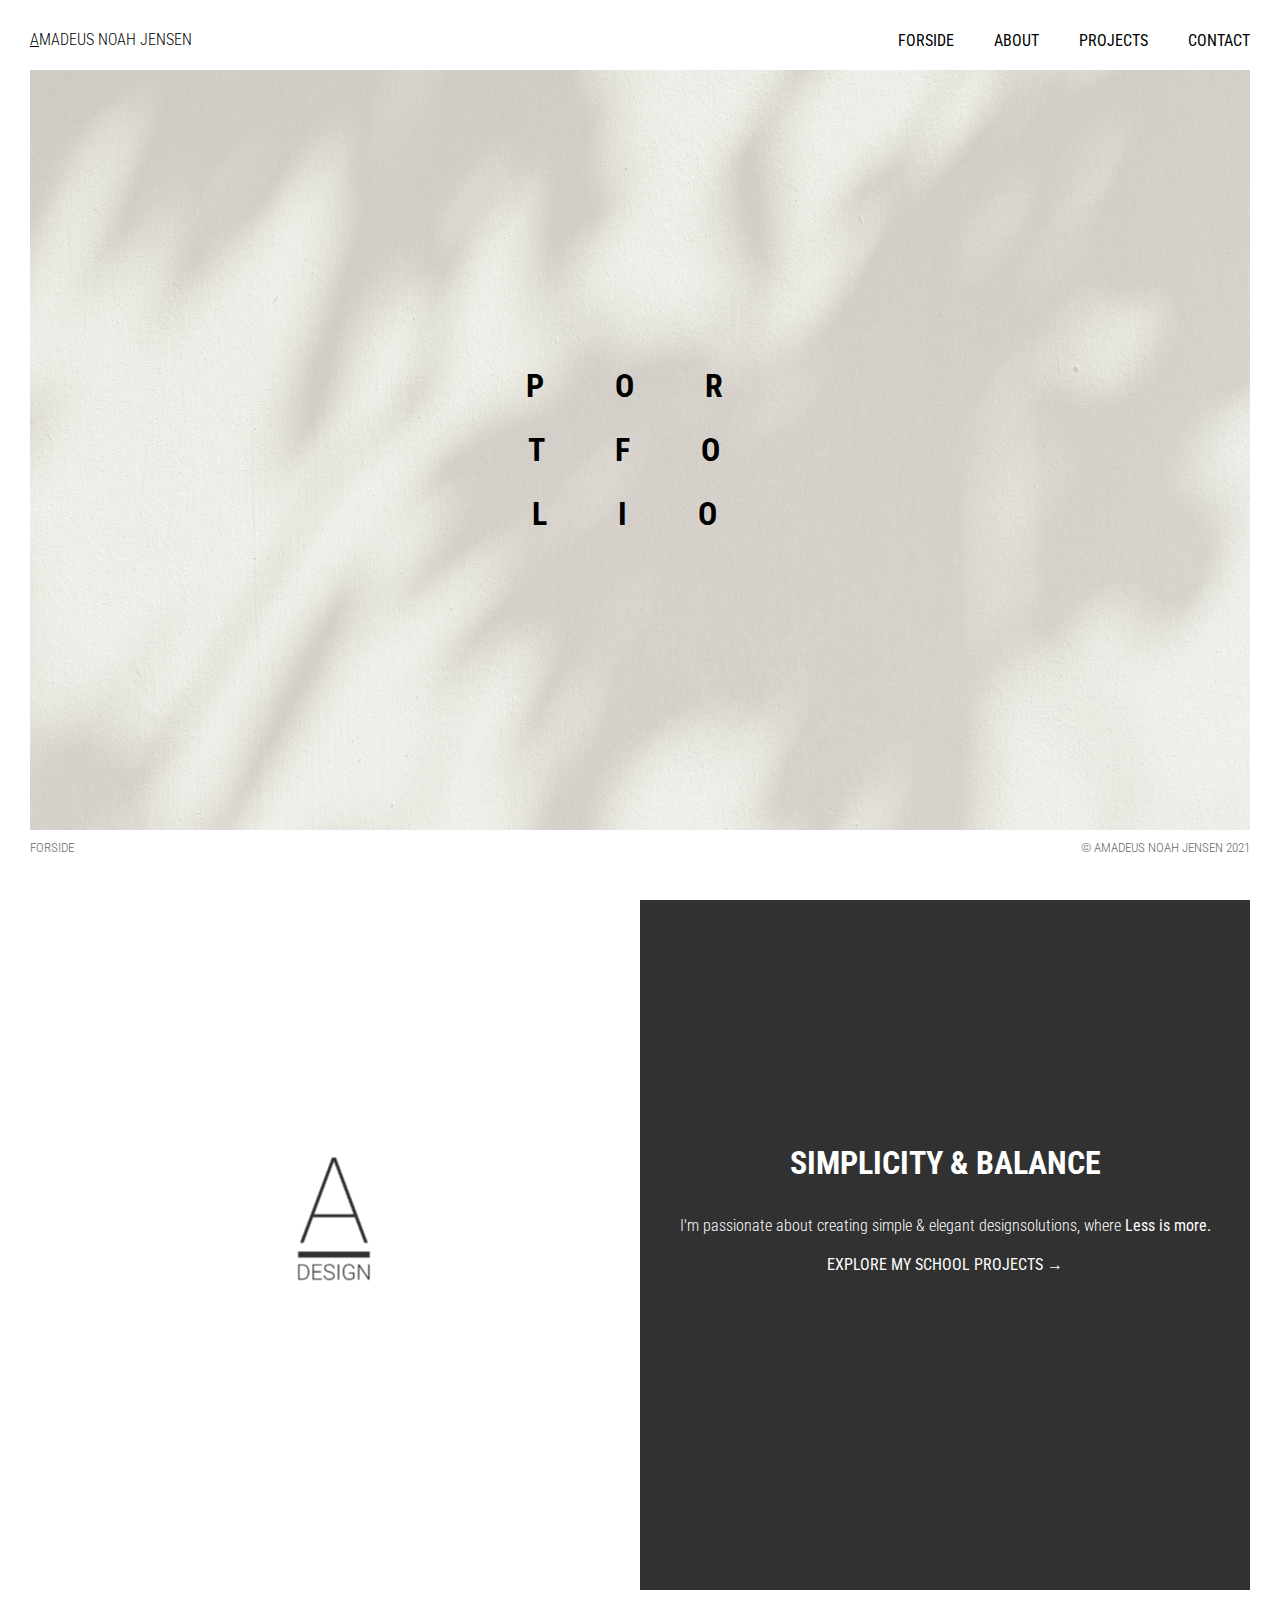
<file: index.html>
<!DOCTYPE html>

<html lang="en">
    <head>
        <meta charset="utf-8">
        <meta name="viewport" content="width=device-width, initial-scale=1">
        <meta name="robots" content="noindex">
        <title>Portfolio</title>
        <link rel="icon" href="img/favicon.png" sizes="16x16" type="png">
        <link rel="preconnect" href="https://fonts.gstatic.com"> 
        <link href="https://fonts.googleapis.com/css2?family=Roboto+Condensed:ital,wght@0,300;0,400;0,700;1,300;1,400;1,700&display=swap" rel="stylesheet"> 
        <link rel="stylesheet" href="stylesheet.css">
    </head>



<!-------------- BODY  ----------------->
    <body>
        <!-------------- HEADER  ----------------->
        <header>
            <nav>
                <div class="logo">
                  <a href="index.html">
                    <p><u> A</u>MADEUS NOAH JENSEN</p>
                  </a>
              </div>
        
                <ul id="menu">
                  <li><a href="index.html" id="forside">FORSIDE</a></li>
                  <li><a href="about.html" id="about">ABOUT</a></li>
                  <li><a href="projects.html" id="projects">PROJECTS</a></li>
                  <li><a href="contact.html" id="contact">CONTACT</a></li>
                </ul>
        
                <div id="burger_knap">
                  <div class="streg top"></div>
                  <div class="streg center"></div>
                  <div class="streg bottom"></div>
                </div>
              </nav>
        </header>
    

        <!-------------- MAIN SECTION  ----------------->
        <main>
            <section class="first_section_forside">
                <div class="forside_txt">
                    <h1>P O R <br> T F O <br> L  I   O </h1>
                </div> 
            </section>

            <section class="second_section_forside">
                <div class="section_wrapper_1">
                    <div>
                        <h2>SIMPLICITY & BALANCE</h2>
                        <br>
                        <p>I'm passionate about creating simple & elegant designsolutions, where <b>Less is more.</b> </p>
                        <br>
                        <a href="projects.html"><p> <b>EXPLORE MY SCHOOL PROJECTS  →</b></p></a>
                    </div>
                </div>

                <div class="section_wrapper_2">
                    <img src="img/a_design_sort_paa_hvid.png" alt="">
                </div>
            
            </section>
        </main>

        <!-------------- FOOTER SECTION  ----------------->
        <footer>
            <div class="footer_venstre">
                <p> FORSIDE </p>
                </div>
    
                <div class="footer_hoejre">
                    <p> © AMADEUS NOAH JENSEN 2021</p>
            </div>
        </footer>

        <!-------------- JAVASCRIPT  ----------------->
        <script src="script.js"></script>
    </body>
</html>
</file>
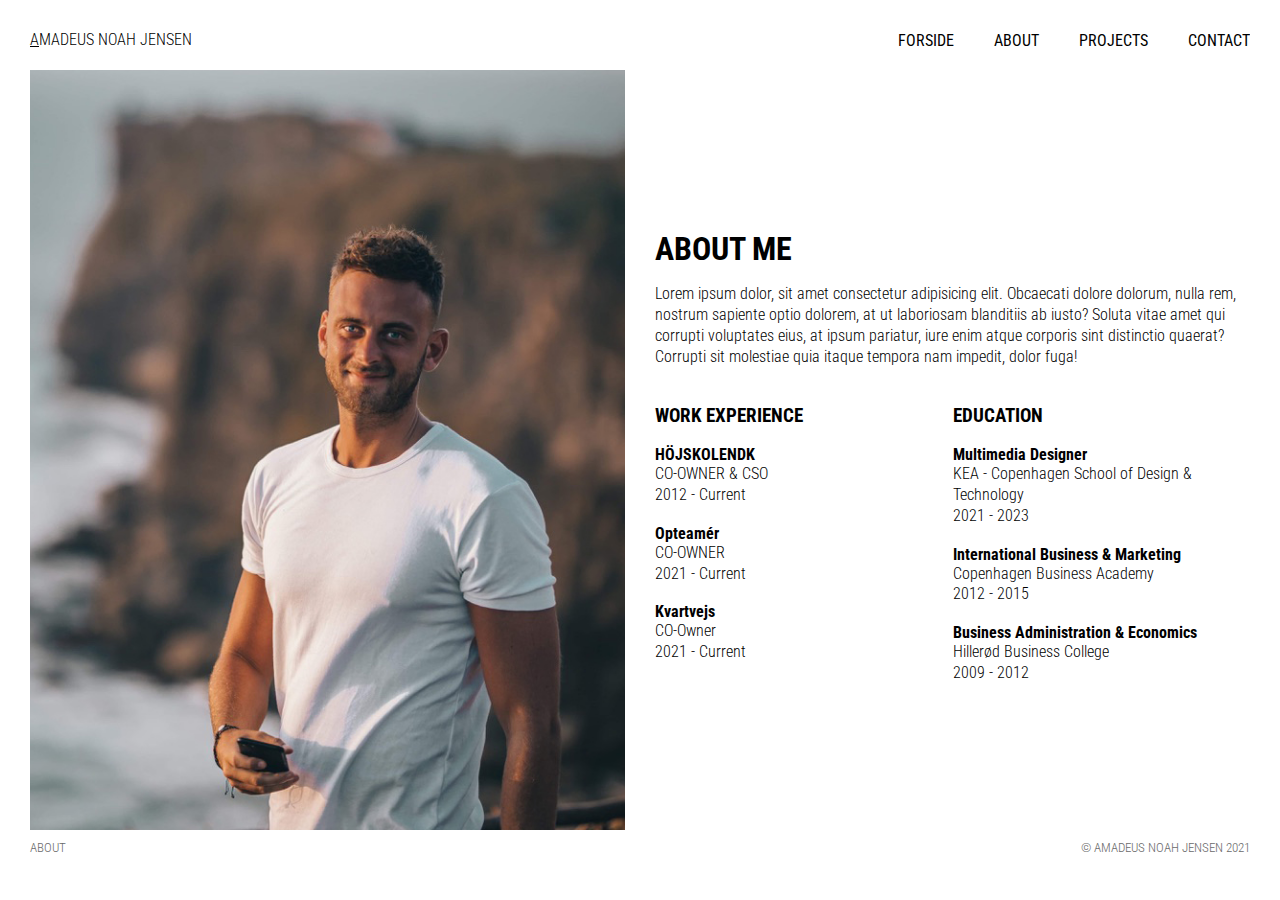
<file: about.html>
<!DOCTYPE html>
<html lang="en">

  <head>
    <meta charset="utf-8">
    <meta name="viewport" content="width=device-width, initial-scale=1">
    <meta name="robots" content="noindex">
    <title>About</title>
    <link rel="icon" href="img/favicon.png" sizes="16x16" type="png">
    <link rel="preconnect" href="https://fonts.gstatic.com"> 
    <link href="https://fonts.googleapis.com/css2?family=Roboto+Condensed:ital,wght@0,300;0,400;0,700;1,300;1,400;1,700&display=swap" rel="stylesheet"> 
    <link rel="stylesheet" href="stylesheet.css">
</head>

<!-- BODY -->
<body>

    <!-- HEADER -->
    <header>
      <nav>
          <div class="logo">
            <a href="index.html">
              <p><u> A</u>MADEUS NOAH JENSEN</p>
            </a>
        </div>
  
          <ul id="menu">
            <li><a href="index.html" id="forside">FORSIDE</a></li>
            <li><a href="about.html" id="about">ABOUT</a></li>
            <li><a href="projects.html" id="projects">PROJECTS</a></li>
            <li><a href="contact.html" id="contact">CONTACT</a></li>
          </ul>
  
          <div id="burger_knap">
            <div class="streg top"></div>
            <div class="streg center"></div>
            <div class="streg bottom"></div>
          </div>
        </nav>
  </header>




 <!-- MAIN SECTION -->
 <main>
  <section class="first_section_about">
    <div class="section_wrapper_1">
    </div>

    <div class="section_wrapper_2">
      <h2>ABOUT ME</h2>
      <p>Lorem ipsum dolor, sit amet consectetur adipisicing elit. Obcaecati dolore dolorum, nulla rem, nostrum sapiente optio dolorem, at ut laboriosam blanditiis ab iusto? Soluta vitae amet qui corrupti voluptates eius, at ipsum pariatur, iure enim atque corporis sint distinctio quaerat? Corrupti sit molestiae quia itaque tempora nam impedit, dolor fuga!</p>
        
      <br>  
      <div class="cv">
        <div class="work_experience">
          <h3>WORK EXPERIENCE</h3>
          <br>
          <h4>HÖJSKOLENDK </h4>
          <p> CO-OWNER & CSO </p>
          <p> 2012 - Current </p>
          <br>
        
        
          <h4>Opteamér</h4>
          <p>CO-OWNER </p>
          <p>2021 - Current </p>

          <br>
          <h4>Kvartvejs</h4>
          <p>CO-Owner</p>
          <p>2021 - Current</p>
        </div>

        <br>

        <div class="education">
          <h3>EDUCATION</h3>
          <br>
          <h4>Multimedia Designer</h4>
          <p>KEA - Copenhagen School of Design & Technology </p>
          <p>2021 - 2023</p>
          <br>
          <h4>International Business & Marketing</h4>
          <p>Copenhagen Business Academy</p>
          <p>2012 - 2015</p>
          <br>
          <h4>Business Administration & Economics</h4>
          <p>Hillerød Business College</p>
          <p>2009 - 2012</p>
        </div>
    </div>
  </section>
 </main>


    <!-- FOOTER-->
  <footer>
    <div class="footer_venstre">
      <p> ABOUT </p>
    </div>
    <div class="footer_hoejre">
      <p> © AMADEUS NOAH JENSEN 2021 </p>
    </div>
  </footer>



    <!-- JAVASCRIPT -->
    <script src="script.js"></script>
</body>

</html>
</file>
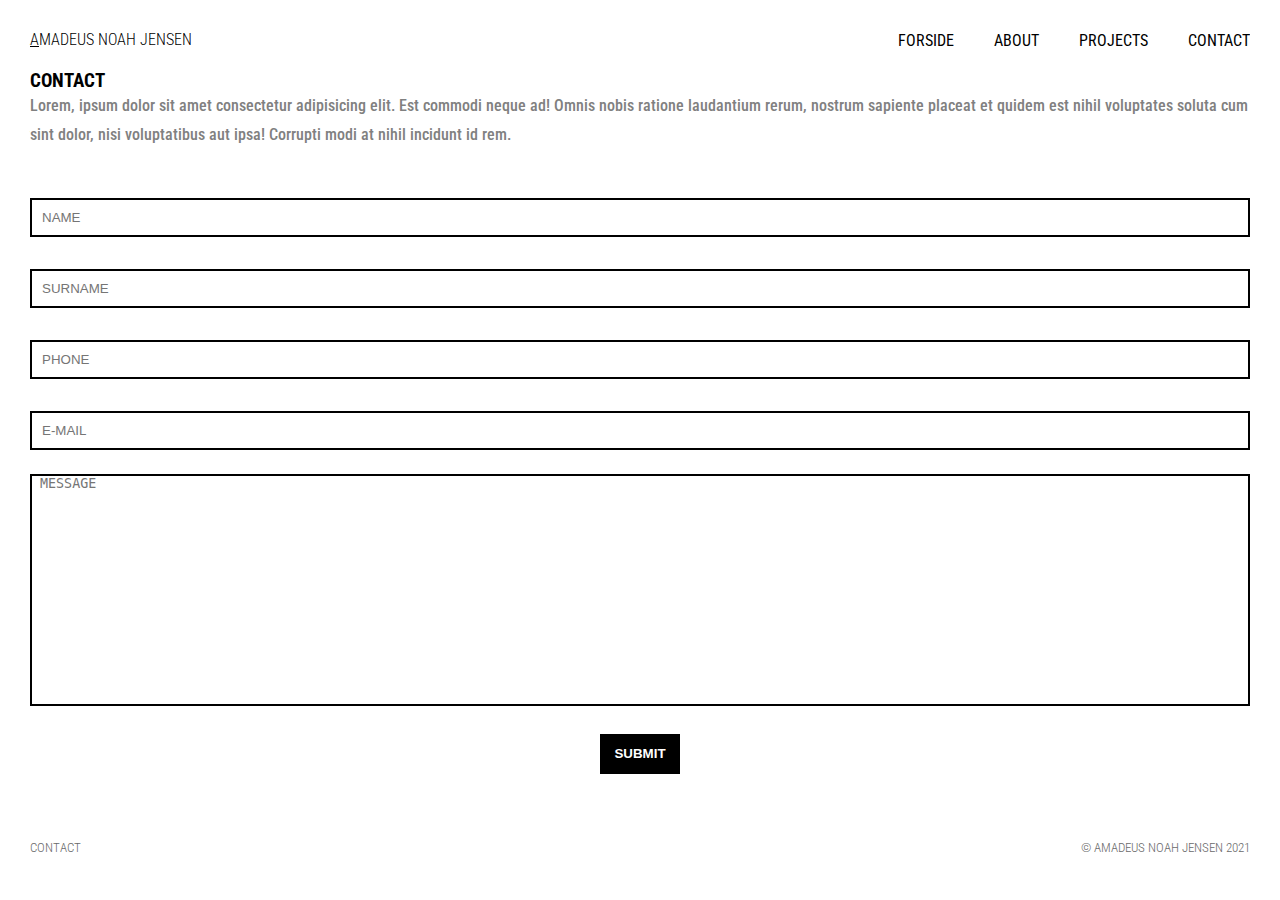
<file: contact.html>
<!DOCTYPE html>
<html lang="en">

    <head>
        <meta charset="utf-8">
        <meta name="viewport" content="width=device-width, initial-scale=1">
        <meta name="robots" content="noindex">
        <title>Portfolio</title>
        <link rel="icon" href="img/favicon.png" sizes="16x16" type="png">
        <link rel="preconnect" href="https://fonts.gstatic.com"> 
        <link href="https://fonts.googleapis.com/css2?family=Roboto+Condensed:ital,wght@0,300;0,400;0,700;1,300;1,400;1,700&display=swap" rel="stylesheet"> 
        <link rel="stylesheet" href="stylesheet.css">
    </head>

<!-- BODY -->
<body>

    <!-- HEADER -->
    <header>
        <nav>
            <div class="logo">
                <a href="index.html">
                    <p><u>A</u>MADEUS NOAH JENSEN</p>
                </a>
            </div>

            <ul id="menu">
                <li><a href="index.html" id="forside">FORSIDE</a></li>
                <li><a href="about.html" id="about">ABOUT</a></li>
                <li><a href="projects.html" id="projects">PROJECTS</a></li>
                <li><a href="contact.html" id="contact">CONTACT</a></li>
            </ul>

            <div id="burger_knap">
                <div class="streg top"></div>
                <div class="streg center"></div>
                <div class="streg bottom"></div>
            </div>
        </nav>
    </header>




    <!-- MAIN SECTION -->
    <main>

        <section class="form_wrapper">
            <div class="form_placering">
                <h3>CONTACT</h3>
                <p>Lorem, ipsum dolor sit amet consectetur adipisicing elit. Est commodi neque ad! Omnis nobis ratione laudantium rerum, nostrum sapiente placeat et quidem est nihil voluptates soluta cum sint dolor, nisi voluptatibus aut ipsa! Corrupti modi at nihil incidunt id rem.</p>

                <form>
                    <div class="form_container_1">
                        <input placeholder="NAME" type="text" name="fnavn" class="no-outline" required>
                        <input placeholder="SURNAME" type="text" name="fnavn" required>
                        <input placeholder="PHONE" type="tel" name="tel" required>
                        <input placeholder="E-MAIL" type="email" name="email" required>
                    </div>


                    <div class="form_container_2">
                        <textarea name="MESSAGE" placeholder=" MESSAGE" id="MESSAGE" cols="30" rows="10"></textarea>
                    </div>
                </form>
                <div class="submit_knap">
                    <button> SUBMIT</button>
                </div>
            </div>
        </section>
    </main>



    <!-- FOOTER-->
    <footer>
        <div class="footer_venstre">
            <p> CONTACT </p>
        </div>
        <div class="footer_hoejre">
            <p> © AMADEUS NOAH JENSEN 2021</p>
        </div>
    </footer>



    <!-- JAVASCRIPT -->
    <script src="script.js"></script>

</body>

</html>
</file>
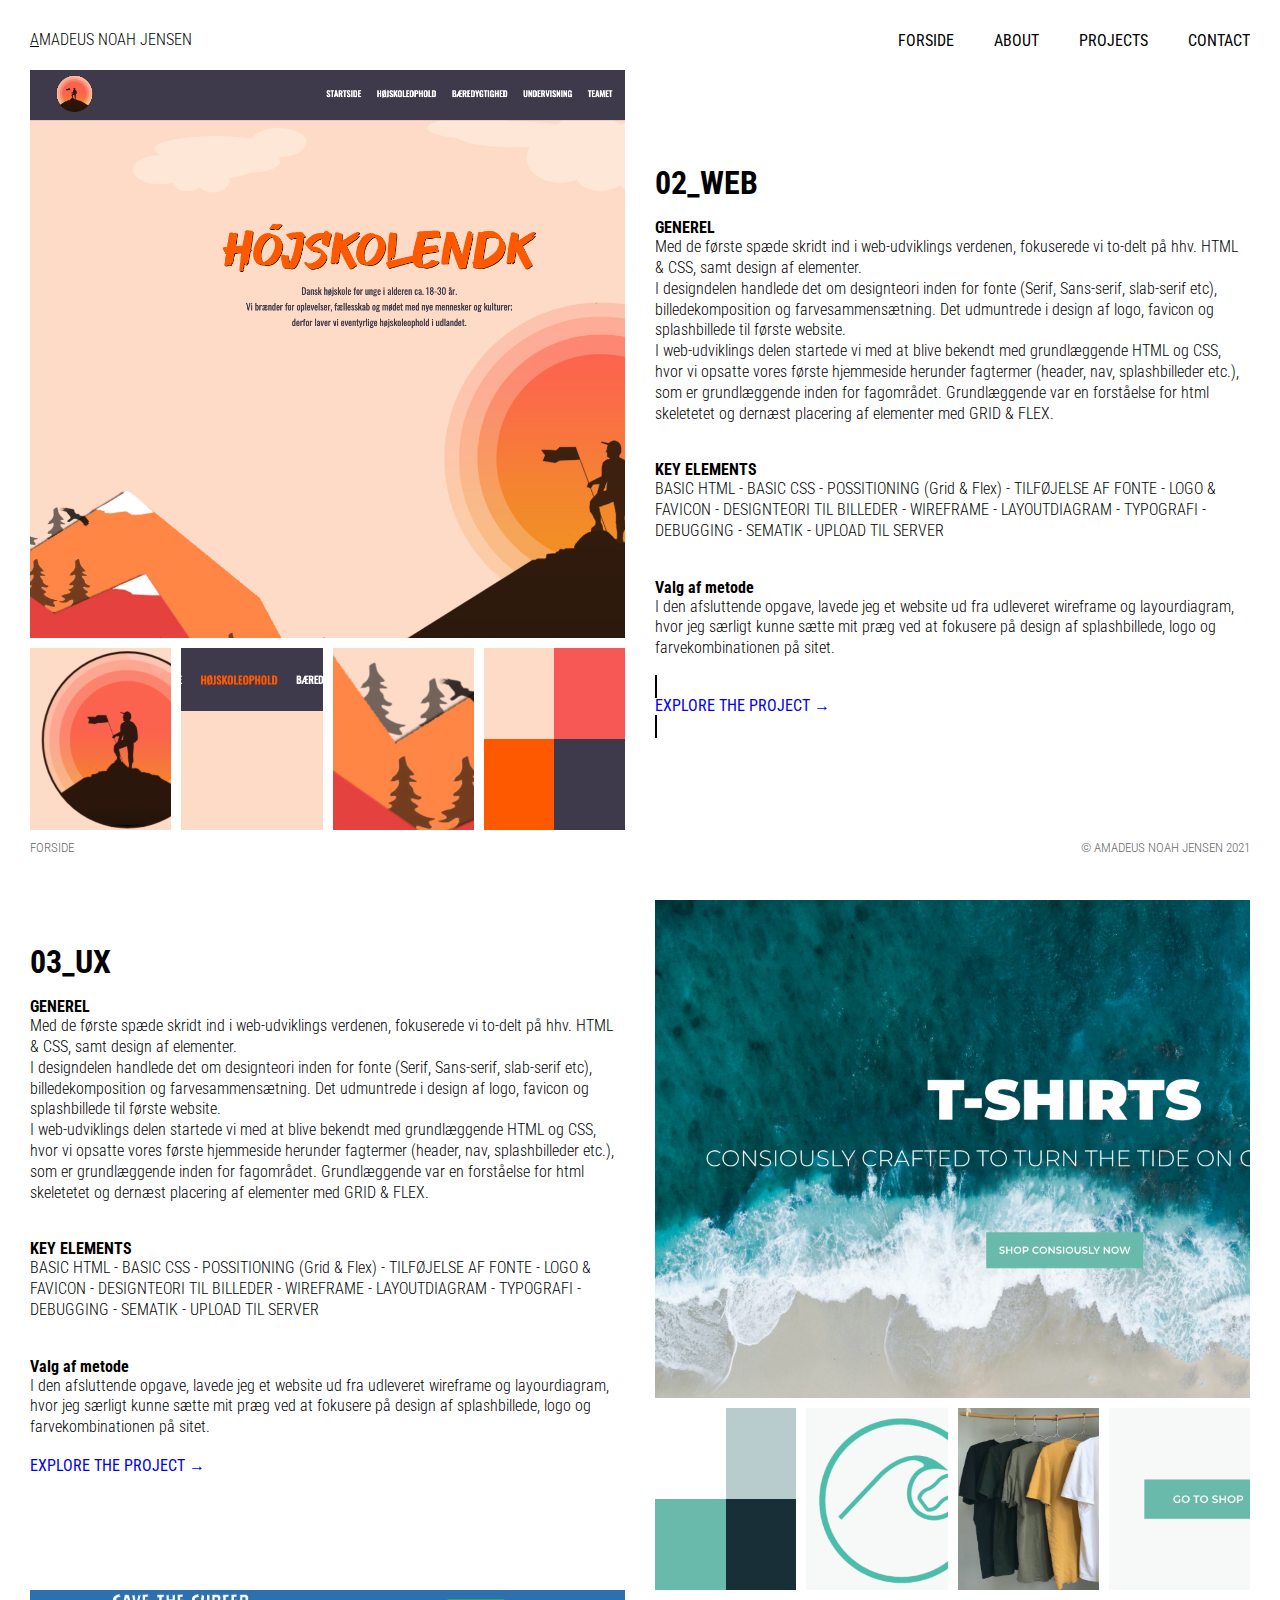
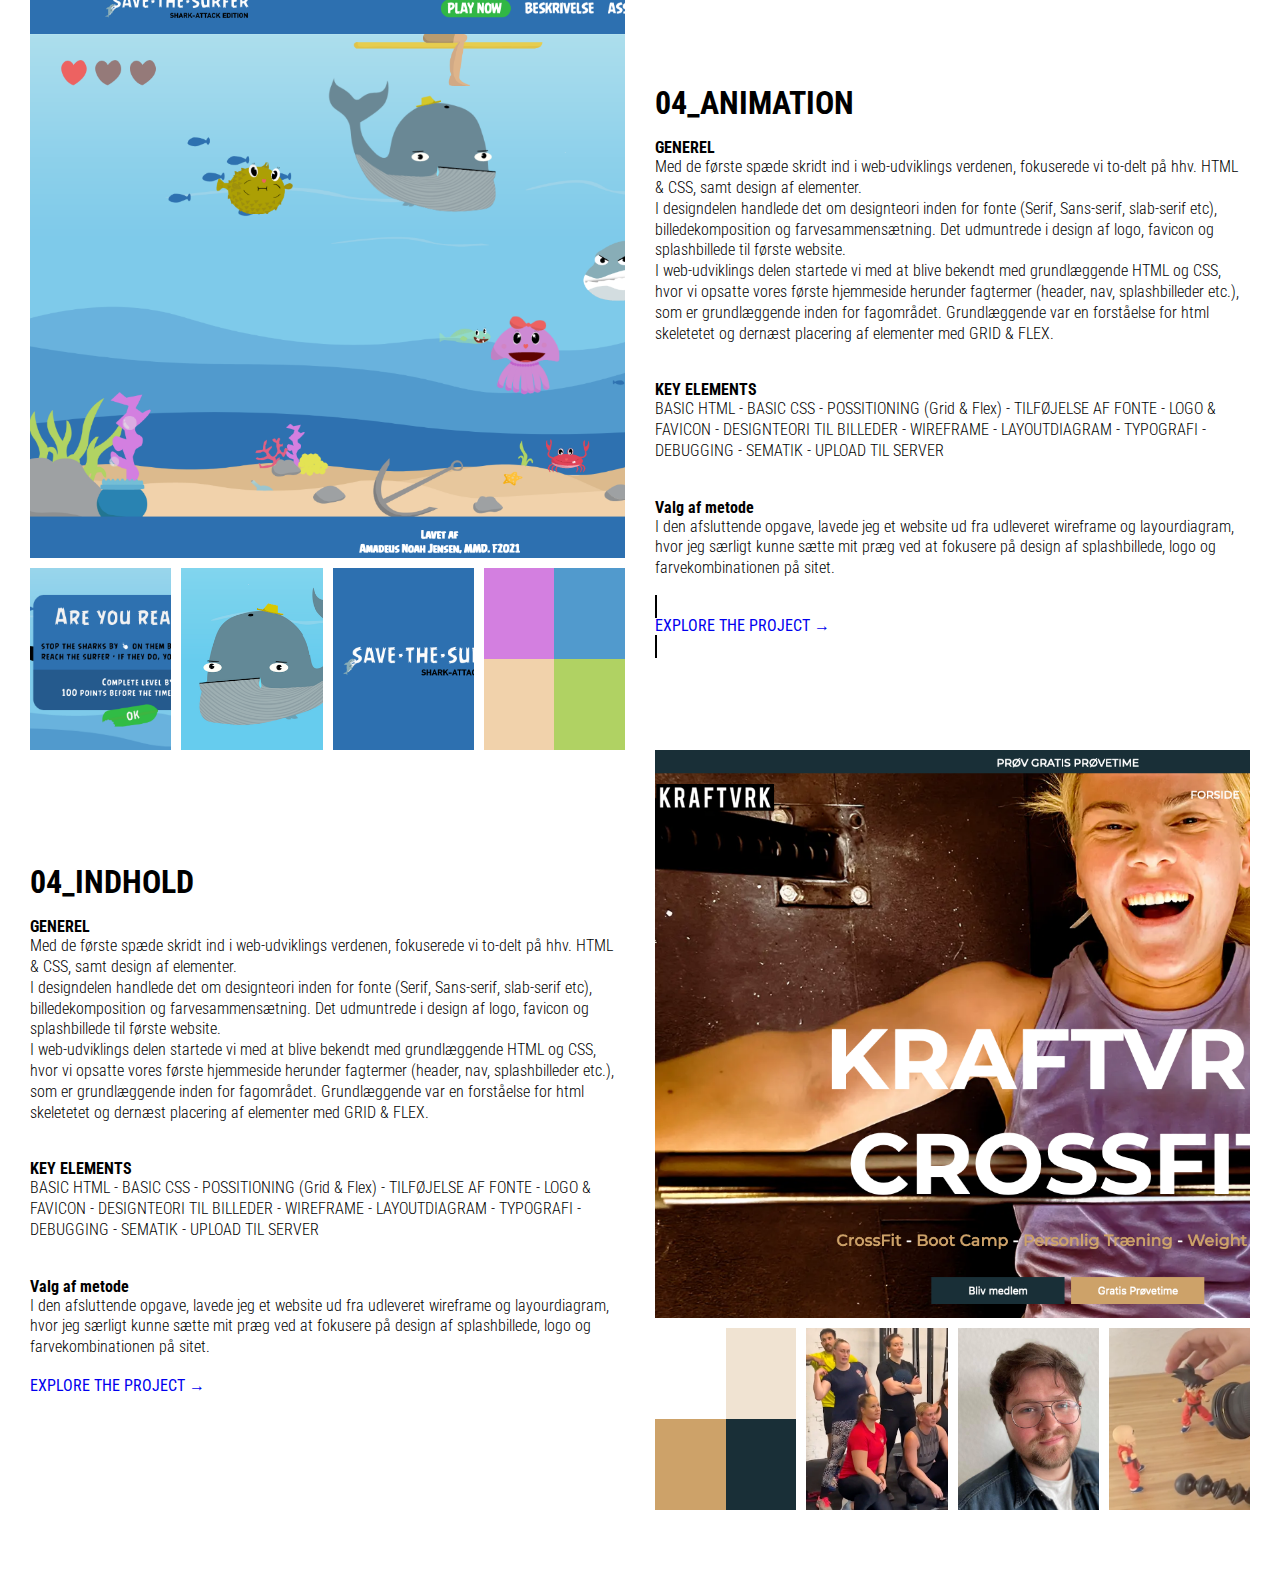
<file: projects.html>
<!DOCTYPE html>

<html lang="en">
    <head>
        <meta charset="utf-8">
        <meta name="viewport" content="width=device-width, initial-scale=1">
        <meta name="robots" content="noindex">
        <title>Portfolio</title>
        <link rel="icon" href="img/favicon.png" sizes="16x16" type="png">
        <link rel="preconnect" href="https://fonts.gstatic.com"> 
        <link href="https://fonts.googleapis.com/css2?family=Roboto+Condensed:ital,wght@0,300;0,400;0,700;1,300;1,400;1,700&display=swap" rel="stylesheet"> 
        <link rel="stylesheet" href="stylesheet.css">
    </head>



<!-------------- BODY  ----------------->
    <body>
        <!-------------- HEADER  ----------------->
        <header>
            <nav>
                <div class="logo">
                  <a href="index.html">
                    <p><u> A</u>MADEUS NOAH JENSEN</p>
                  </a>
              </div>
        
                <ul id="menu">
                  <li><a href="index.html" id="forside">FORSIDE</a></li>
                  <li><a href="about.html" id="about">ABOUT</a></li>
                  <li><a href="projects.html" id="projects">PROJECTS</a></li>
                  <li><a href="contact.html" id="contact">CONTACT</a></li>
                </ul>
        
                <div id="burger_knap">
                  <div class="streg top"></div>
                  <div class="streg center"></div>
                  <div class="streg bottom"></div>
                </div>
              </nav>
        </header>
    

        <!-------------- MAIN SECTION  ----------------->
        <main>
            <section class="first_section_projects">
                <div class="section_wrapper_1">
                    <div class="img1"> </div>
                    <div class="img2"> </div>
                    <div class="img3"> </div>
                    <div class="img4"> </div>
                    <div class="img5">
                        <div class="farve1"></div>
                        <div class="farve2"></div>
                        <div class="farve3"></div>
                        <div class="farve4"></div>
                    </div>
                </div>
                <div class="section_wrapper_2">
                    <div class="placering">
                        <h2>02_WEB </h2>
    
                        <h4>GENEREL</h4>
                        <p>Med de første spæde skridt ind i web-udviklings verdenen, fokuserede vi to-delt på hhv. HTML & CSS, samt design af elementer. <br> 
                        I designdelen handlede det om designteori inden for fonte (Serif, Sans-serif, slab-serif etc), billedekomposition og farvesammensætning. Det udmuntrede i design af logo, favicon og splashbillede til første website. <br>
                        I web-udviklings delen startede vi med at blive bekendt med grundlæggende HTML og CSS, hvor vi opsatte vores første hjemmeside  
                        
                        
                        herunder fagtermer (header, nav, splashbilleder etc.), som er grundlæggende inden for fagområdet. Grundlæggende var en forståelse for html skeletetet og dernæst placering af elementer med GRID & FLEX. </p>
                        <br>
                        <br>
                        <h4>KEY ELEMENTS</h4>
                        <p> BASIC HTML - BASIC CSS - POSSITIONING (Grid & Flex) - TILFØJELSE AF FONTE - LOGO & FAVICON - DESIGNTEORI TIL BILLEDER - WIREFRAME - LAYOUTDIAGRAM - TYPOGRAFI - DEBUGGING - SEMATIK - UPLOAD TIL SERVER </p>
                        <br>
                        <br>
                        <h4>Valg af metode</h4>
                        <p>I den afsluttende opgave, lavede jeg et website ud fra udleveret wireframe og layourdiagram, hvor jeg særligt kunne sætte mit præg ved at fokusere på design af splashbillede, logo og farvekombinationen på sitet.
                        </p>
                        <br>
                        <a href="projects.html"><p> <b>EXPLORE THE PROJECT  →</b></p></a>
                    </div>  
                </div>
            </section>

            <section class="second_section_projects">
                <div class="section_wrapper_1">
                    <div class="img1"> </div>
                    <div class="img2"> </div>
                    <div class="img3"> </div>
                    <div class="img4"> </div>
                    <div class="img5">
                        <div class="farve1"></div>
                        <div class="farve2"></div>
                        <div class="farve3"></div>
                        <div class="farve4"></div>
                    </div>
                </div>
                
                <div class="section_wrapper_2">
                    <div class="placering">
                        <h2>03_UX </h2>
    
                        <h4>GENEREL</h4>
                        <p>Med de første spæde skridt ind i web-udviklings verdenen, fokuserede vi to-delt på hhv. HTML & CSS, samt design af elementer. <br> 
                        I designdelen handlede det om designteori inden for fonte (Serif, Sans-serif, slab-serif etc), billedekomposition og farvesammensætning. Det udmuntrede i design af logo, favicon og splashbillede til første website. <br>
                        I web-udviklings delen startede vi med at blive bekendt med grundlæggende HTML og CSS, hvor vi opsatte vores første hjemmeside  
                        
                        
                        herunder fagtermer (header, nav, splashbilleder etc.), som er grundlæggende inden for fagområdet. Grundlæggende var en forståelse for html skeletetet og dernæst placering af elementer med GRID & FLEX. </p>
                        <br>
                        <br>
                        <h4>KEY ELEMENTS</h4>
                        <p> BASIC HTML - BASIC CSS - POSSITIONING (Grid & Flex) - TILFØJELSE AF FONTE - LOGO & FAVICON - DESIGNTEORI TIL BILLEDER - WIREFRAME - LAYOUTDIAGRAM - TYPOGRAFI - DEBUGGING - SEMATIK - UPLOAD TIL SERVER </p>
                        <br>
                        <br>
                        <h4>Valg af metode</h4>
                        <p>I den afsluttende opgave, lavede jeg et website ud fra udleveret wireframe og layourdiagram, hvor jeg særligt kunne sætte mit præg ved at fokusere på design af splashbillede, logo og farvekombinationen på sitet.
                        </p>
                        <br>
                        <a href="projects.html"><p> <b>EXPLORE THE PROJECT  →</b></p></a>
                    </div>   
                </div>
            </section>

            <section class="third_section_projects">
                <div class="section_wrapper_1">
                    <div class="img1"> </div>
                    <div class="img2"> </div>
                    <div class="img3"> </div>
                    <div class="img4"> </div>
                    <div class="img5">
                        <div class="farve1"></div>
                        <div class="farve2"></div>
                        <div class="farve3"></div>
                        <div class="farve4"></div>
                    </div>
                </div>


                <div class="section_wrapper_2">
                    <div class="placering">
                        <h2>04_ANIMATION </h2>
    
                        <h4>GENEREL</h4>
                        <p>Med de første spæde skridt ind i web-udviklings verdenen, fokuserede vi to-delt på hhv. HTML & CSS, samt design af elementer. <br> 
                        I designdelen handlede det om designteori inden for fonte (Serif, Sans-serif, slab-serif etc), billedekomposition og farvesammensætning. Det udmuntrede i design af logo, favicon og splashbillede til første website. <br>
                        I web-udviklings delen startede vi med at blive bekendt med grundlæggende HTML og CSS, hvor vi opsatte vores første hjemmeside  
                        
                        
                        herunder fagtermer (header, nav, splashbilleder etc.), som er grundlæggende inden for fagområdet. Grundlæggende var en forståelse for html skeletetet og dernæst placering af elementer med GRID & FLEX. </p>
                        <br>
                        <br>
                        <h4>KEY ELEMENTS</h4>
                        <p> BASIC HTML - BASIC CSS - POSSITIONING (Grid & Flex) - TILFØJELSE AF FONTE - LOGO & FAVICON - DESIGNTEORI TIL BILLEDER - WIREFRAME - LAYOUTDIAGRAM - TYPOGRAFI - DEBUGGING - SEMATIK - UPLOAD TIL SERVER </p>
                        <br>
                        <br>
                        <h4>Valg af metode</h4>
                        <p>I den afsluttende opgave, lavede jeg et website ud fra udleveret wireframe og layourdiagram, hvor jeg særligt kunne sætte mit præg ved at fokusere på design af splashbillede, logo og farvekombinationen på sitet.
                        </p>
                        <br>
                        <a href="projects.html"><p> <b>EXPLORE THE PROJECT  →</b></p></a>
                    </div>   
                </div>
            </section>
            
            <section class="fourth_section_projects">
                <div class="section_wrapper_1">
                    <div class="img1"> </div>
                    <div class="img2"> </div>
                    <div class="img3"> </div>
                    <div class="img4"> </div>
                    <div class="img5">
                        <div class="farve1"></div>
                        <div class="farve2"></div>
                        <div class="farve3"></div>
                        <div class="farve4"></div>
                    </div>
                </div>
                <div class="section_wrapper_2"> 
                    <div class="placering">
                        <h2>04_INDHOLD </h2>
    
                        <h4>GENEREL</h4>
                        <p>Med de første spæde skridt ind i web-udviklings verdenen, fokuserede vi to-delt på hhv. HTML & CSS, samt design af elementer. <br> 
                        I designdelen handlede det om designteori inden for fonte (Serif, Sans-serif, slab-serif etc), billedekomposition og farvesammensætning. Det udmuntrede i design af logo, favicon og splashbillede til første website. <br>
                        I web-udviklings delen startede vi med at blive bekendt med grundlæggende HTML og CSS, hvor vi opsatte vores første hjemmeside  
                        
                        
                        herunder fagtermer (header, nav, splashbilleder etc.), som er grundlæggende inden for fagområdet. Grundlæggende var en forståelse for html skeletetet og dernæst placering af elementer med GRID & FLEX. </p>
                        <br>
                        <br>
                        <h4>KEY ELEMENTS</h4>
                        <p> BASIC HTML - BASIC CSS - POSSITIONING (Grid & Flex) - TILFØJELSE AF FONTE - LOGO & FAVICON - DESIGNTEORI TIL BILLEDER - WIREFRAME - LAYOUTDIAGRAM - TYPOGRAFI - DEBUGGING - SEMATIK - UPLOAD TIL SERVER </p>
                        <br>
                        <br>
                        <h4>Valg af metode</h4>
                        <p>I den afsluttende opgave, lavede jeg et website ud fra udleveret wireframe og layourdiagram, hvor jeg særligt kunne sætte mit præg ved at fokusere på design af splashbillede, logo og farvekombinationen på sitet.
                        </p>
                        <br>
                        <a href="projects.html"><p> <b>EXPLORE THE PROJECT  →</b></p></a>
                    </div>  
                </div>
            </section>
        </main>

        <!-------------- FOOTER SECTION  ----------------->
        <footer>
            <div class="footer_venstre">
                <p> FORSIDE </p>
                </div>
    
                <div class="footer_hoejre">
                    <p> © AMADEUS NOAH JENSEN 2021</p>
            </div>
        </footer>

        <!-------------- JAVASCRIPT  ----------------->
        <script src="script.js"></script>
    </body>
</html>
</file>
<file: stylesheet.css>
/***************** GENEREL CSS - MOBIL *****************/
* {
    gap: 0;
    margin: 0;
    padding: 0;
    box-sizing: border-box;
}

video {
}

img {
    width: 100%;
    height: auto;
}

body {
    height: 100%;
    width: 100%;
    padding-left: 15px;
    padding-right: 15px;
}


section {
    width: 100%;
    height: 100%;
}

li {
    list-style: none;
    text-decoration: none;
}

h1 {
    font-family: 'Roboto Condensed';
}

h2 {
    font-family: 'Roboto Condensed';
    font-size: 2rem;
    padding-bottom: 1rem;
}

h3 {
    font-family: 'Roboto Condensed', sans-serif;
}

h4 {
    font-family: 'Roboto Condensed', sans-serif;
}

h5 {
    font-family: 'Roboto Condensed', sans-serif;
}

a {
    font-family: 'Roboto Condensed', sans-serif;
    text-decoration: none;
}

p {
    font-family: 'Roboto Condensed', sans-serif;
    font-weight: 300;
    line-height: 1.3;
}

.logo {
    font-weight: 400;
}

.logo a {
    font-weight: 400;
    color: black;
}

.forside_txt {  
    line-height: 2;
    letter-spacing: 2rem;
    text-align: center;
}



/***************** HEADER - MOBIL *****************/
header {
    position: sticky;
    left: 0;
    top: 0;
    height: 70px;
    width: 100%;
    padding-top: 20px;
    background-color: white;
}

header nav {
    display: flex;
    justify-content: space-between;
    align-items: center;
}

#menu {
    position: absolute;
    top: 0;
    left: 0;
    width: 100%;
    height: 100vh;
    background-color: white;
    display: flex;
    flex-direction: column;
    align-items: center
    padding-bottom: 10px;
    justify-content: center;
    gap: 15px;
    transition: transform 0.3s;
    transform: translateX(-100%);
}

#menu.open {
    transform: translateX(0);
}

#menu a {
    display: block;
    text-align: center;
    color: black;
}

#menu a:hover {
    color: #192F37
}

#burger_knap {
    width: 30px;
    height: 30px;
    background-color: transparent;
    overflow: hidden;
    position: relative;
}

.streg {
    width: 100%;
    height: 2px;
    position: absolute;
    background-color: black;
    top: calc(50%);
    left: 0;
    transition: transform 0.3s, opacity 0.3s;
}

.streg.top {
    transform: translateY(-10px);
}

.streg.bottom {
    transform: translateY(10px);
}


/* #burger_knap */

#burger_knap.open .streg.top {
    transform: translateY(0) rotate(45deg);
}

#burger_knap.open .streg.center {
    transform: translateX(100%);
    opacity: 0;
}

#burger_knap.open .streg.bottom {
    transform: translateY(0) rotate(-45deg);
}

/***************** FORSIDE - MOBIL *****************/

.first_section_forside {
    display: grid;
    background-image: url(img/splashbillede.jpg);
    align-items: center;
    background-size: cover;
    height: calc(100vh - 140px); 
}

.second_section_forside {
    display: grid;
    grid-template-columns: 1fr;
    grid-template-rows: 1fr 1fr;
    margin-bottom: 70px;
    height: calc(100vh - 140px);   
}

.second_section_forside .section_wrapper_1 {
    display: grid;
    background-color: #313131;
    color: white;
    text-align: center;
    align-content: center;
    justify-content: center;
    height: 100%;
}

.second_section_forside .section_wrapper_1 a{
    color: white;
}

.second_section_forside .section_wrapper_1 a:hover{
    color: black;
}

.second_section_forside .section_wrapper_2 {
    display: grid;
    align-items: center;
    justify-content: center;
    height: 100%; 
    width: 100%;
    background-color: white;
}

.second_section_forside .section_wrapper_2 img {
    scale: 30%;
}

/***************** ABOUT - MOBIL *****************/
.first_section_about {
    margin-bottom: 70px;
    height: calc(100vh - 140px); 
}

.first_section_about .section_wrapper_1 {
    background-image:url(img/about.jpg);
    background-size: cover;
    background-position: 100%;
    color: white;
    height: 100%;
    width: 100%;
}

.first_section_about .section_wrapper_1 a{
    color: white;
}

.first_section_about .section_wrapper_1 a:hover{
    color: black;
}

.first_section_about .section_wrapper_2 {
    padding-top: 2rem;
    align-items: center;
    height: 100%;
    width: 100%;
    margin-bottom: 70px;
}

/***************** PROJECTS - MOBIL *****************/
.first_section_projects {
padding-bottom: 4rem;
}

.first_section_projects .section_wrapper_1 {
    padding-bottom: 2rem;
}

.first_section_projects .section_wrapper_1 .img1{
    background-image: url(img/02_website.png);
    background-size: cover;
    width: 100%;
    height: auto;
}


.first_section_projects .section_wrapper_1 {
    padding-bottom: 2rem;
}

.first_section_projects .section_wrapper_1 a{
    color: white;
}

.first_section_projects .section_wrapper_1 a:hover{
    color: black;
}














.second_section_projects {
padding-bottom: 4rem;
}

.second_section_projects .section_wrapper_1 {
    padding-bottom: 2rem;
}

.second_section_projects .section_wrapper_1 a{
    color: white;
}

.second_section_projects .section_wrapper_1 a:hover{
    color: black;
}

.second_section_projects  .section_wrapper_2 {
}

.third_section_projects {
padding-bottom: 4rem;
}

.third_section_projects .section_wrapper_1 {
    padding-bottom: 2rem;
    color: white;
}

.third_section_projects .section_wrapper_1 a{
    color: white;
}

.third_section_projects .section_wrapper_1 a:hover{
    color: black;
}

.third_section_projects  .section_wrapper_2 {
}

.fourth_section_projects {
padding-bottom: 4rem;
}

.fourth_section_projects .section_wrapper_1 {
    padding-bottom: 2rem;
    color: white;

}

.fourth_section_projects .section_wrapper_1 a{
    color: white;
}

.fourth_section_projects .section_wrapper_1 a:hover{
    color: black;
}

.fourth_section_projects  .section_wrapper_2 {

}
$   
/***************** CONTACT - MOBIL *****************/
.form_wrapper h2 {
    font-size: 2rem;
    font-weight: 500;
    text-align: center;
    line-height: 1.5;
    padding-bottom: 1rem;
}

.form_wrapper p {
    font-weight: 500;
    padding-bottom: 3rem;
    color: grey;
    line-height: 1.8;
}

form textarea {
    border: none;
    resize: none;
    border: 2px black solid;
    width: 100%;
    height: 14.5rem;
}

form input {
    border: none;
    border: 2px black solid;
    width: 100%;
    padding: 10px;
    
}

button {
    background-color: black;
    color: white;
    font-weight: 600;
    height: 40px;
    border: none;
    width: 80px;
    cursor: pointer;
}

.submit_knap {
    padding-top: 1.5rem;
    display: grid;
    align-items: center;
    justify-content: center;
    margin-bottom: 70px;
}


.form_wrapper {
    display: flex;
    flex-direction: column;
    align-items: center;
    width: 100%;
}

.form_container_1{
    display: grid;
    gap: 2rem;
}

form {
    display: grid;
    gap: 1.5rem;
    width: 100%;
}


/* FOOTER - MOBIL */
footer {
    position: fixed;
    color: #696969;
    font-size: 0.8rem;
    justify-content: space-between;
    padding-left: 1rem;
    padding-right: 1rem;
    display: flex;
    flex-wrap: wrap;
    left: 0;
    bottom: 0;
    width: 100%;
    padding-bottom: 1.5rem;
    padding-top: 1.5rem;
    background-color: white;
}

.footer_hoejre {
    text-align: right;
}

/***************** FOOTER - MOBIL *****************/

footer {
    position: fixed;
    bottom: 0;
    left: 0;
    height: 70px;
    width: 100%;
    padding-right: 15px;
    padding-left: 15px;
    padding-top: 10px;
    padding-bottom: 10px;
    background-color: white;
    color: #696969;
    display: flex;
    flex-wrap: wrap;
    justify-content: space-between;
}

.footer_hoejre {
    text-align: right;
}


/***************** FOOTER - DESKTOP *****************/

@media(min-width: 975px)  {

    body {
        padding-left: 30px;
        padding-right: 30px;
    }

    main {
    }

    section {
    }
    

    /* HEADER */

    header {
    }
    
    header nav {
        display: flex;
        justify-content: space-between;
        flex-wrap: wrap;
        align-items: center;
    }
    
    #burger_knap {
        display: none;
    }
    
    header nav ul {
        display: flex;
        justify-content: space-between;
        list-style: none;
        flex-flow: row;
        overflow-x: auto;        
    }
    
    #menu {
        position: relative;
        display: flex;
        height: 40px;
        top: 0px;
        background-color: transparent;
        width: auto;
        flex-direction: row;
        align-items: center;
        justify-content: center;
        transition: none;
        transform: translateX(0%);
        gap: 40px;
    }
    
    #menu a {
        display: block;
    }

    footer {
        padding-right: 30px;
        padding-left: 30px;
    }
    
    .footer_hoejre {
        text-align: right;
    }




    /***************** FORSIDE - DESKTOP *****************/
    .second_section_forside {
        grid-template-columns: 1fr 1fr;
        grid-template-rows: 1fr;
    }
    
    .second_section_forside .section_wrapper_1 {
        grid-column: 2/3;
        grid-row: 1/2;
    }
    
    .second_section_forside .section_wrapper_2 {
        grid-column: 1/2;
        grid-row: 1/2;
    }
    


    /***************** ABOUT - DESKTOP *****************/
    .first_section_about {
        display: grid;
        grid-template-columns: 1fr 1fr;
        grid-template-rows: 1fr;
        gap: 30px;
    }
    
    .first_section_about .section_wrapper_1 {
        grid-column: 1/2;
        grid-row: 1/2;
    }
    
    .first_section_about .section_wrapper_2 {
        grid-column: 2/3;
        grid-row: 1/2;
        display: grid;
        align-content: center;
        justify-content: center;
    }
    .first_section_about .section_wrapper_2 .cv {
        padding-top: 20px;
        display: grid;
        grid-template-columns: 1fr 1fr;
        grid-template-rows: 1fr;
    }

    .first_section_about .section_wrapper_2 .work_experience {
        grid-column: 1/2;
        grid-row: 1/2;
    }

    .first_section_about .section_wrapper_2 .education {
        grid-column: 2/3;
        grid-row: 1/2;
    }





    /***************** PROJECTS - DESKTOP *****************/
    .first_section_projects {
        display: grid;
        grid-template-columns: 1fr 1fr;
        grid-template-rows: 1fr;
        height: calc(100vh - 140px); 
        padding-bottom: 0rem;
        gap: 30px;
    }
    
    .first_section_projects .section_wrapper_1 {
        align-items: center;
        justify-content: center;
        display: grid;
        grid-column: 1/2;
        grid-row: 1/2;
        grid-template-columns: 1fr 1fr 1fr 1fr;
        grid-template-rows: 1fr 1fr 1fr 1fr;
        gap: 10px;
        padding-bottom: 0px;
    }

    .first_section_projects .section_wrapper_1 .img1{
        grid-column: 1/5;
        grid-row: 1/4;
        background-image: url(img/02_website.png);
        background-size: cover;
        height: 100%;
        width: 100%;
    }

    .first_section_projects .section_wrapper_1 .img2{
        grid-column: 1/2;
        grid-row: 4/5;
        background-image:url(img/02_web_logo.png);
        background-size: cover;
        width: 100%;
        height: 100%;
    }

    .first_section_projects .section_wrapper_1 .img3{
        background-image:url(img/02_nav.png);
        background-size: cover;
        grid-column: 2/3;
        grid-row: 4/5;
        width: 100%;
        height: 100%;
    }

    .first_section_projects .section_wrapper_1 .img4{
        object-fit: cover;
        background-image: url(img/02_web_bjerge.png);
        background-size: cover;
        height: 100%;
        width: 100%;
    }

    .first_section_projects .section_wrapper_1 .img5{
        display: grid;
        grid-template-columns: 1fr 1fr;
        grid-template-rows: 1fr 1fr;
        grid-column: 4/5;
        grid-row: 4/5;
        width: 100%;
        height: 100%;
    }

    .first_section_projects .section_wrapper_1 .img5 .farve1
    {
        background-color: #FEDBC7;
        grid-column: 1/2;
        grid-row: 1/2;
    }

    .first_section_projects .section_wrapper_1 .img5 .farve2
    {
        background-color: #F75856;
        grid-column: 2/3;
        grid-row: 1/2;
    }

    .first_section_projects .section_wrapper_1 .img5 .farve3
    {
        background-color: #FF5900;
        grid-column: 1/2;
        grid-row: 2/3;
    }

    .first_section_projects .section_wrapper_1 .img5 .farve4{
        background-color: #3E3A4B;
        grid-column: 2/3;
        grid-row: 2/3;
    }
    
    .first_section_projects .section_wrapper_2 {
        grid-column: 2/3;
        grid-row: 1/2;
        /* max-width: 800px; */
        display: grid;
        align-items: center;
        justify-content: center;
        align-content: center;
    }

    .first_section_projects .section_wrapper_2 a {
        border: 2px black solid;
    }





    .second_section_projects {
        display: grid;
        grid-template-columns: 1fr 1fr;
        grid-template-rows: 1fr;
        height: calc(100vh - 140px); 
        padding-bottom: 0rem;
        gap: 30px;
    }

    .second_section_projects .section_wrapper_1 {
        align-items: center;
        justify-content: center;
        display: grid;
        grid-column: 2/3;
        grid-row: 1/2;
        grid-template-columns: 1fr 1fr 1fr 1fr;
        grid-template-rows: 1fr 1fr 1fr 1fr;
        gap: 10px;
        padding-bottom: 0px;
    }


    .second_section_projects .section_wrapper_1 .img1{
        grid-column: 1/5;
        grid-row: 1/4;
        background-image: url(img/03_ux_website.png);
        background-size: cover;
        height: 100%;
        width: 100%;
    }

    .second_section_projects .section_wrapper_1 .img2{
        grid-column: 4/5;
        grid-row: 4/5;
        background-image:url(img/03_ux_knap.png);
        background-size: cover;
        width: 100%;
        height: 100%;
    }

    .second_section_projects .section_wrapper_1 .img3{
        background-image:url(img/03_ux_logo.png);
        background-size: cover;
        grid-column: 2/3;
        grid-row: 4/5;
        width: 100%;
        height: 100%;
    }

    .second_section_projects .section_wrapper_1 .img4{
        object-fit: cover;
        background-image: url(img/03_ux_tshirts.png);
        background-size: cover;
        height: 100%;
        width: 100%;
    }

    .second_section_projects .section_wrapper_1 .img5{
        display: grid;
        grid-template-columns: 1fr 1fr;
        grid-template-rows: 1fr 1fr;
        grid-column: 1/2;
        grid-row: 4/5;
        width: 100%;
        height: 100%;
    }

    .second_section_projects .section_wrapper_1 .img5 .farve1{
        background-color: #FFFFFF;
        grid-column: 1/2;
        grid-row: 1/2;
    }

    .second_section_projects .section_wrapper_1 .img5 .farve2
    {
        background-color: #B8CCCD;
        grid-column: 2/3;
        grid-row: 1/2;
    }

    .second_section_projects .section_wrapper_1 .img5 .farve3
    {
        background-color: #69BAAA;
        grid-column: 1/2;
        grid-row: 2/3;
    }

    .second_section_projects .section_wrapper_1 .img5 .farve4{
        background-color: #192F37;
        grid-column: 2/3;
        grid-row: 2/3;
    }

    .second_section_projects .section_wrapper_1 .img5 .second_section_projects .section_wrapper_2 {
        grid-column: 1/2;
        grid-row: 1/2;
        display: grid;
        align-items: center;
        justify-content: center;
    }



    .second_section_projects .section_wrapper_2 {
        grid-column: 1/2;
        grid-row: 1/2;
        /* max-width: 800px; */
        display: grid;
        align-items: center;
        justify-content: center;
        align-content: center;
    }









   
    .third_section_projects {
        display: grid;
        grid-template-columns: 1fr 1fr;
        grid-template-rows: 1fr;
        height: calc(100vh - 140px); 
        padding-bottom: 0rem;
        gap: 30px;
    }

    .third_section_projects .section_wrapper_1 {
        align-items: center;
        justify-content: center;
        display: grid;
        grid-column: 1/2;
        grid-row: 1/2;
        grid-template-columns: 1fr 1fr 1fr 1fr;
        grid-template-rows: 1fr 1fr 1fr 1fr;
        gap: 10px;
        padding-bottom: 0px;
    }

    .third_section_projects .section_wrapper_1 .img1{
        grid-column: 1/5;
        grid-row: 1/4;
        background-image: url(img/04_animatin_spilskaerm.png);
        background-size: cover;
        height: 100%;
        width: 100%;
    }

    .third_section_projects .section_wrapper_1 .img2{
        grid-column: 1/2;
        grid-row: 4/5;
        background-image:url(img/04_animation_regler.png);
        background-size: cover;
        width: 100%;
        height: 100%;
    }

    .third_section_projects .section_wrapper_1 .img3{
        background-image:url(img/04_animation_hval.png);
        background-size: cover;
        grid-column: 2/3;
        grid-row: 4/5;
        width: 100%;
        height: 100%;
    }

    .third_section_projects .section_wrapper_1 .img4{
        object-fit: cover;
        background-image: url(img/04_ux_logo.png);
        background-size: cover;
        height: 100%;
        width: 100%;
    }

    .third_section_projects .section_wrapper_1 .img5{
        display: grid;
        grid-template-columns: 1fr 1fr;
        grid-template-rows: 1fr 1fr;
        grid-column: 4/5;
        grid-row: 4/5;
        width: 100%;
        height: 100%;
    }

    .third_section_projects .section_wrapper_1 .img5 .farve1{
        background-color: #D37FE0;
        grid-column: 1/2;
        grid-row: 1/2;
    }

    .third_section_projects .section_wrapper_1 .img5 .farve2{
        background-color: #519ACD;
        grid-column: 2/3;
        grid-row: 1/2;
    }

    .third_section_projects .section_wrapper_1 .img5 .farve3{
        background-color: #F1D2AB;
        grid-column: 1/2;
        grid-row: 2/3;
    }

    .third_section_projects .section_wrapper_1 .img5 .farve4{
        background-color: #B0D263;
        grid-column: 2/3;
        grid-row: 2/3;
    }
    
    .third_section_projects .section_wrapper_2 {
        grid-column: 2/3;
        grid-row: 1/2;
        /* max-width: 800px; */
        display: grid;
        align-items: center;
        justify-content: center;
        align-content: center;
    }

    .third_section_projects .section_wrapper_2 a {
        border: 2px black solid;
    }











    .fourth_section_projects {
        display: grid;
        grid-template-columns: 1fr 1fr;
        grid-template-rows: 1fr;
        height: calc(100vh - 140px); 
        padding-bottom: 0rem;
        gap: 30px;
        margin-bottom: 70px;
    }

    .fourth_section_projects .section_wrapper_1 {
        align-items: center;
        justify-content: center;
        display: grid;
        grid-column: 2/3;
        grid-row: 1/2;
        grid-template-columns: 1fr 1fr 1fr 1fr;
        grid-template-rows: 1fr 1fr 1fr 1fr;
        gap: 10px;
        padding-bottom: 0px;
    }


    .fourth_section_projects .section_wrapper_1 .img1{
        grid-column: 1/5;
        grid-row: 1/4;
        background-image: url(img/05_indhold_kraftvrk.png);
        background-size: cover;
        height: 100%;
        width: 100%;
    }

    .fourth_section_projects .section_wrapper_1 .img2{
        grid-column: 4/5;
        grid-row: 4/5;
        background-image:url(img/05_indhold_video.png);
        background-size: cover;
        width: 100%;
        height: 100%;
    }

    .fourth_section_projects .section_wrapper_1 .img3{
        background-image:url(img/05_animation_kraftvrk.png);
        background-size: cover;
        grid-column: 2/3;
        grid-row: 4/5;
        width: 100%;
        height: 100%;
    }

    .fourth_section_projects .section_wrapper_1 .img4{
        object-fit: cover;
        background-image: url(img/05_indhold_portraet.png);
        background-size: cover;
        height: 100%;
        width: 100%;
    }

    .fourth_section_projects .section_wrapper_1 .img5{
        display: grid;
        grid-template-columns: 1fr 1fr;
        grid-template-rows: 1fr 1fr;
        grid-column: 1/2;
        grid-row: 4/5;
        width: 100%;
        height: 100%;
    }

    .fourth_section_projects .section_wrapper_1 .img5 .farve1{
        background-color: #FFFFFF;
        grid-column: 1/2;
        grid-row: 1/2;
    }

    .fourth_section_projects .section_wrapper_1 .img5 .farve2
    {
        background-color: #F0E3D2;
        grid-column: 2/3;
        grid-row: 1/2;
    }

    .fourth_section_projects .section_wrapper_1 .img5 .farve3
    {
        background-color: #CDA269;
        grid-column: 1/2;
        grid-row: 2/3;
    }

    .fourth_section_projects .section_wrapper_1 .img5 .farve4{
        background-color: #192F37;
        grid-column: 2/3;
        grid-row: 2/3;
    }

    .fourth_section_projects .section_wrapper_1 .img5 .second_section_projects .section_wrapper_2 {
        grid-column: 1/2;
        grid-row: 1/2;
        display: grid;
        align-items: center;
        justify-content: center;
    }



    .fourth_section_projects .section_wrapper_2 {
        grid-column: 1/2;
        grid-row: 1/2;
        /* max-width: 800px; */
        display: grid;
        align-items: center;
        justify-content: center;
        align-content: center;
    }
}
</file>
